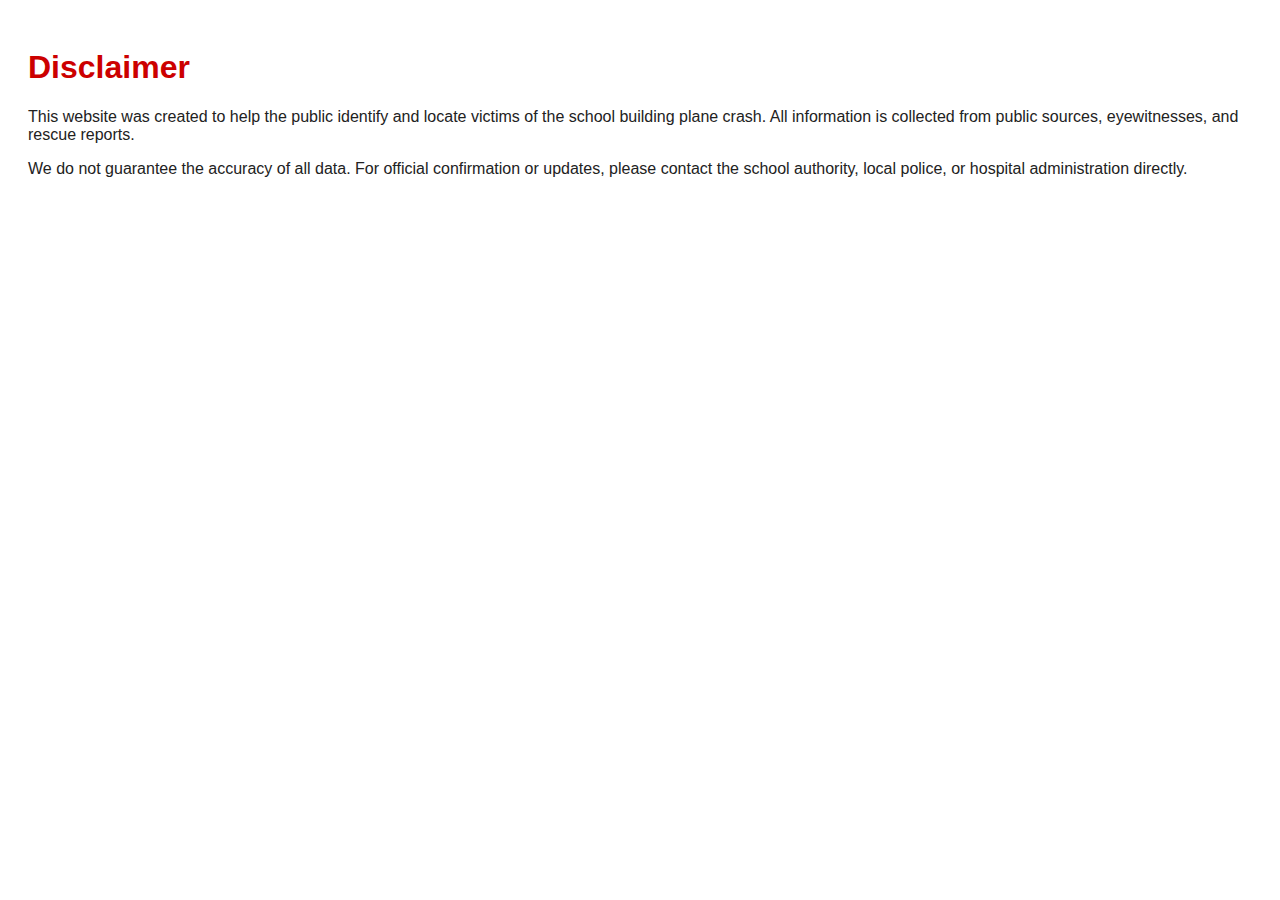
<file: disclaimer.html>
<!DOCTYPE html>
<html>
<head>
  <meta charset="UTF-8">
  <title>Disclaimer</title>
  <style>
    body { font-family: Arial; padding: 20px; background: #fff; color: #222; }
    h1 { color: #c00; }
  </style>
</head>
<body>
  <h1>Disclaimer</h1>
  <p>This website was created to help the public identify and locate victims of the school building plane crash. All information is collected from public sources, eyewitnesses, and rescue reports.</p>
  <p>We do not guarantee the accuracy of all data. For official confirmation or updates, please contact the school authority, local police, or hospital administration directly.</p>
</body>
</html>
</file>
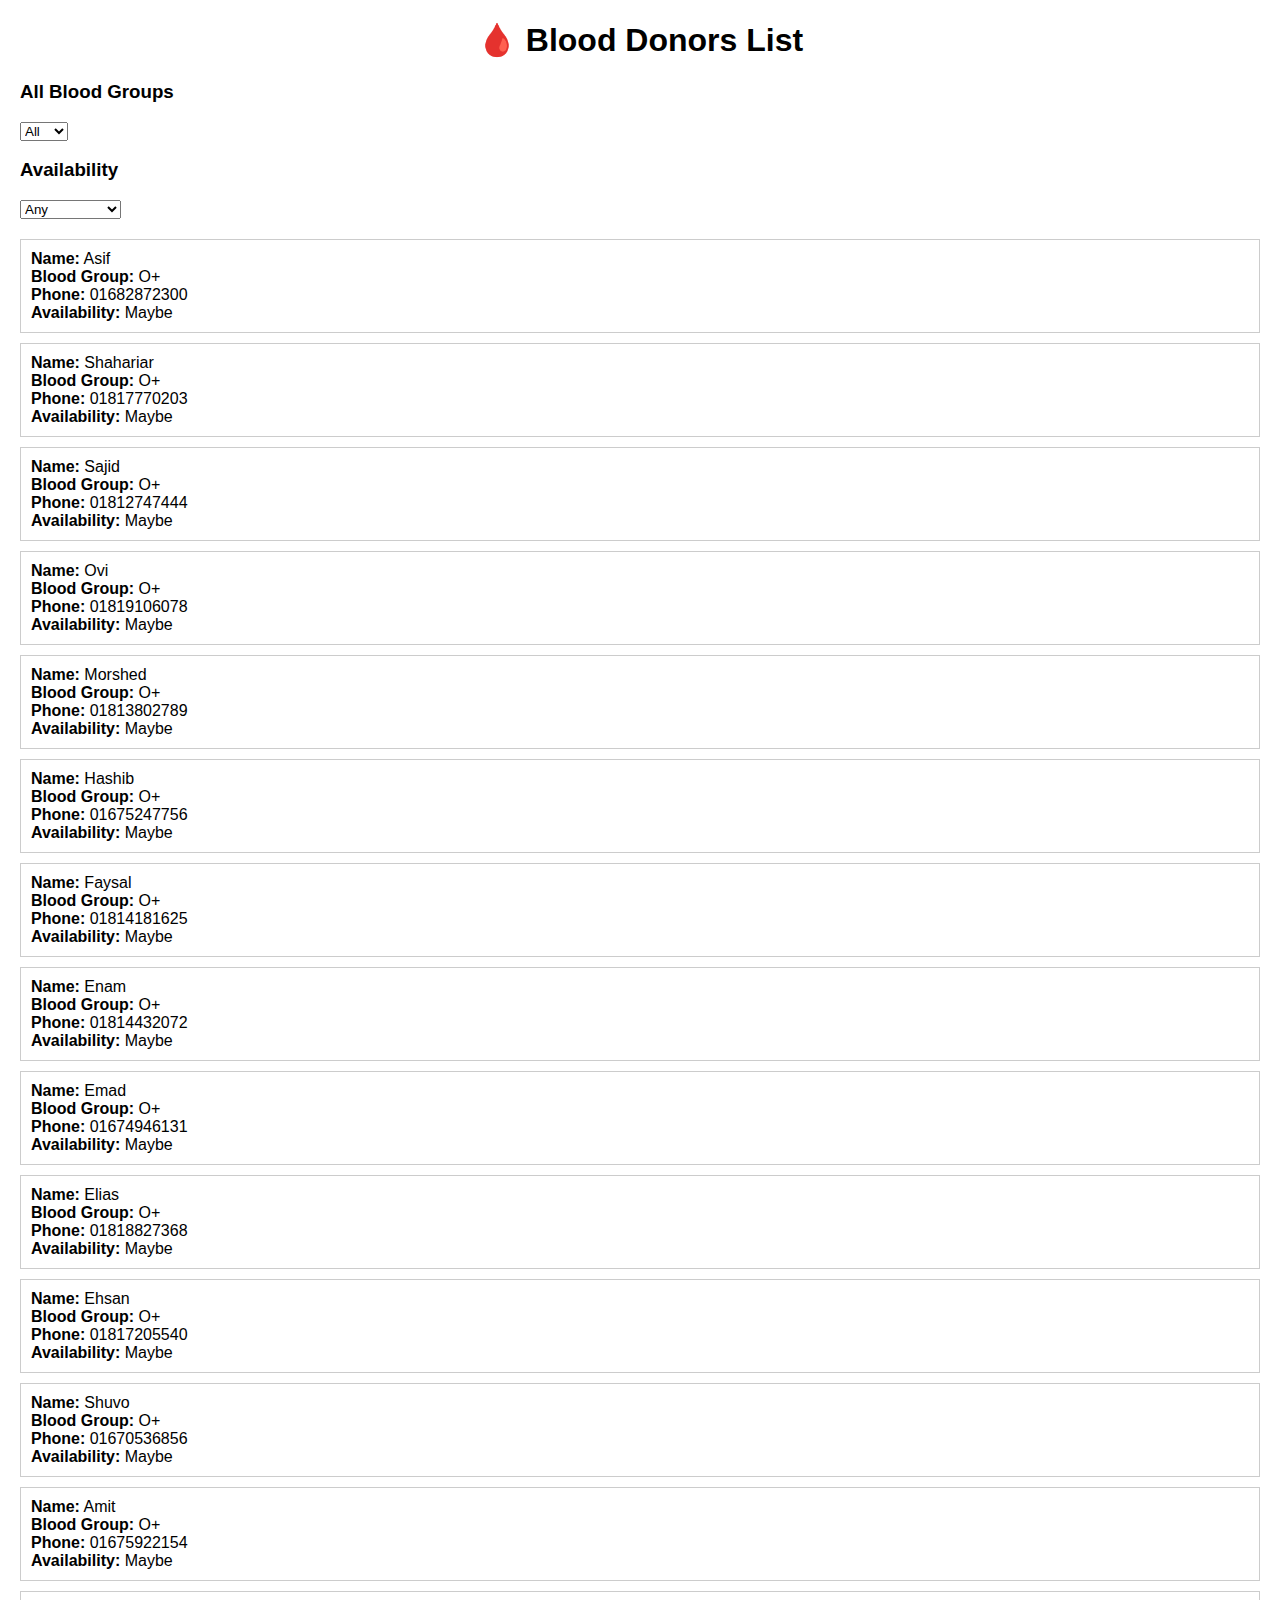
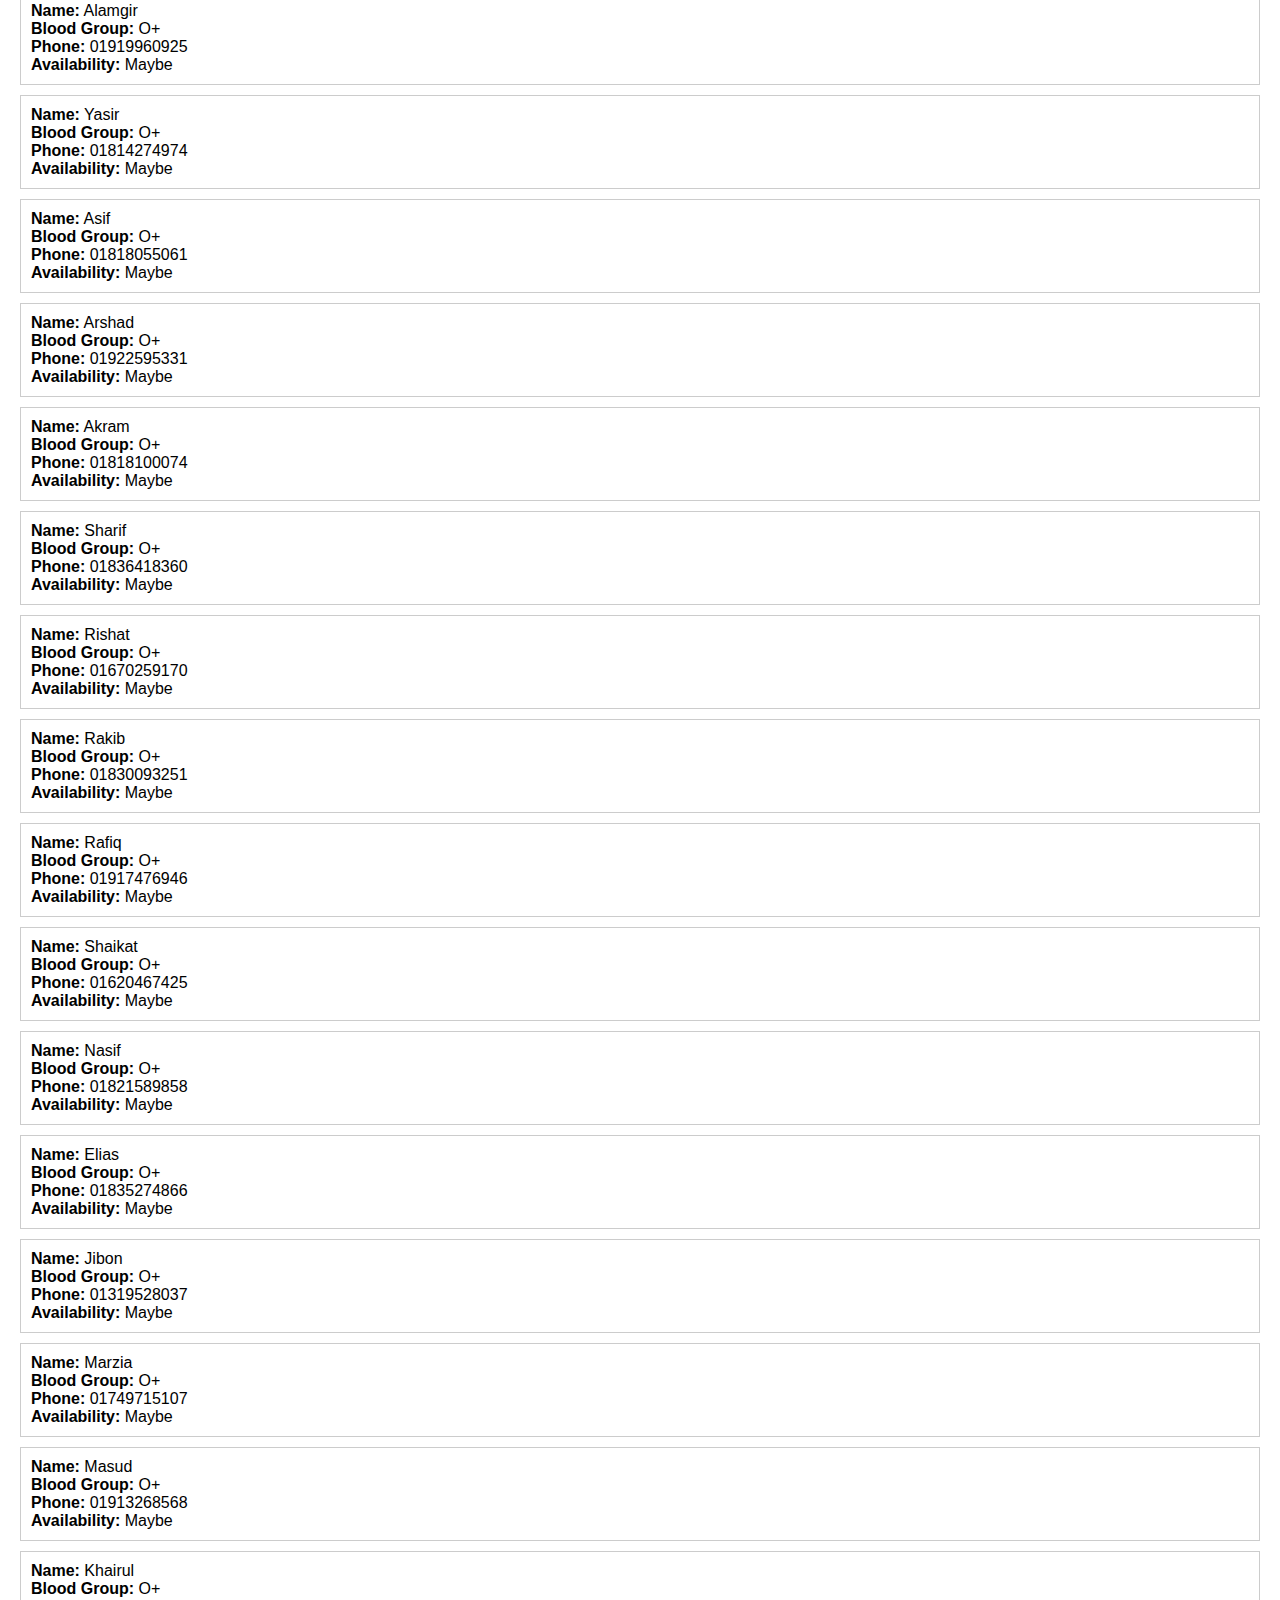
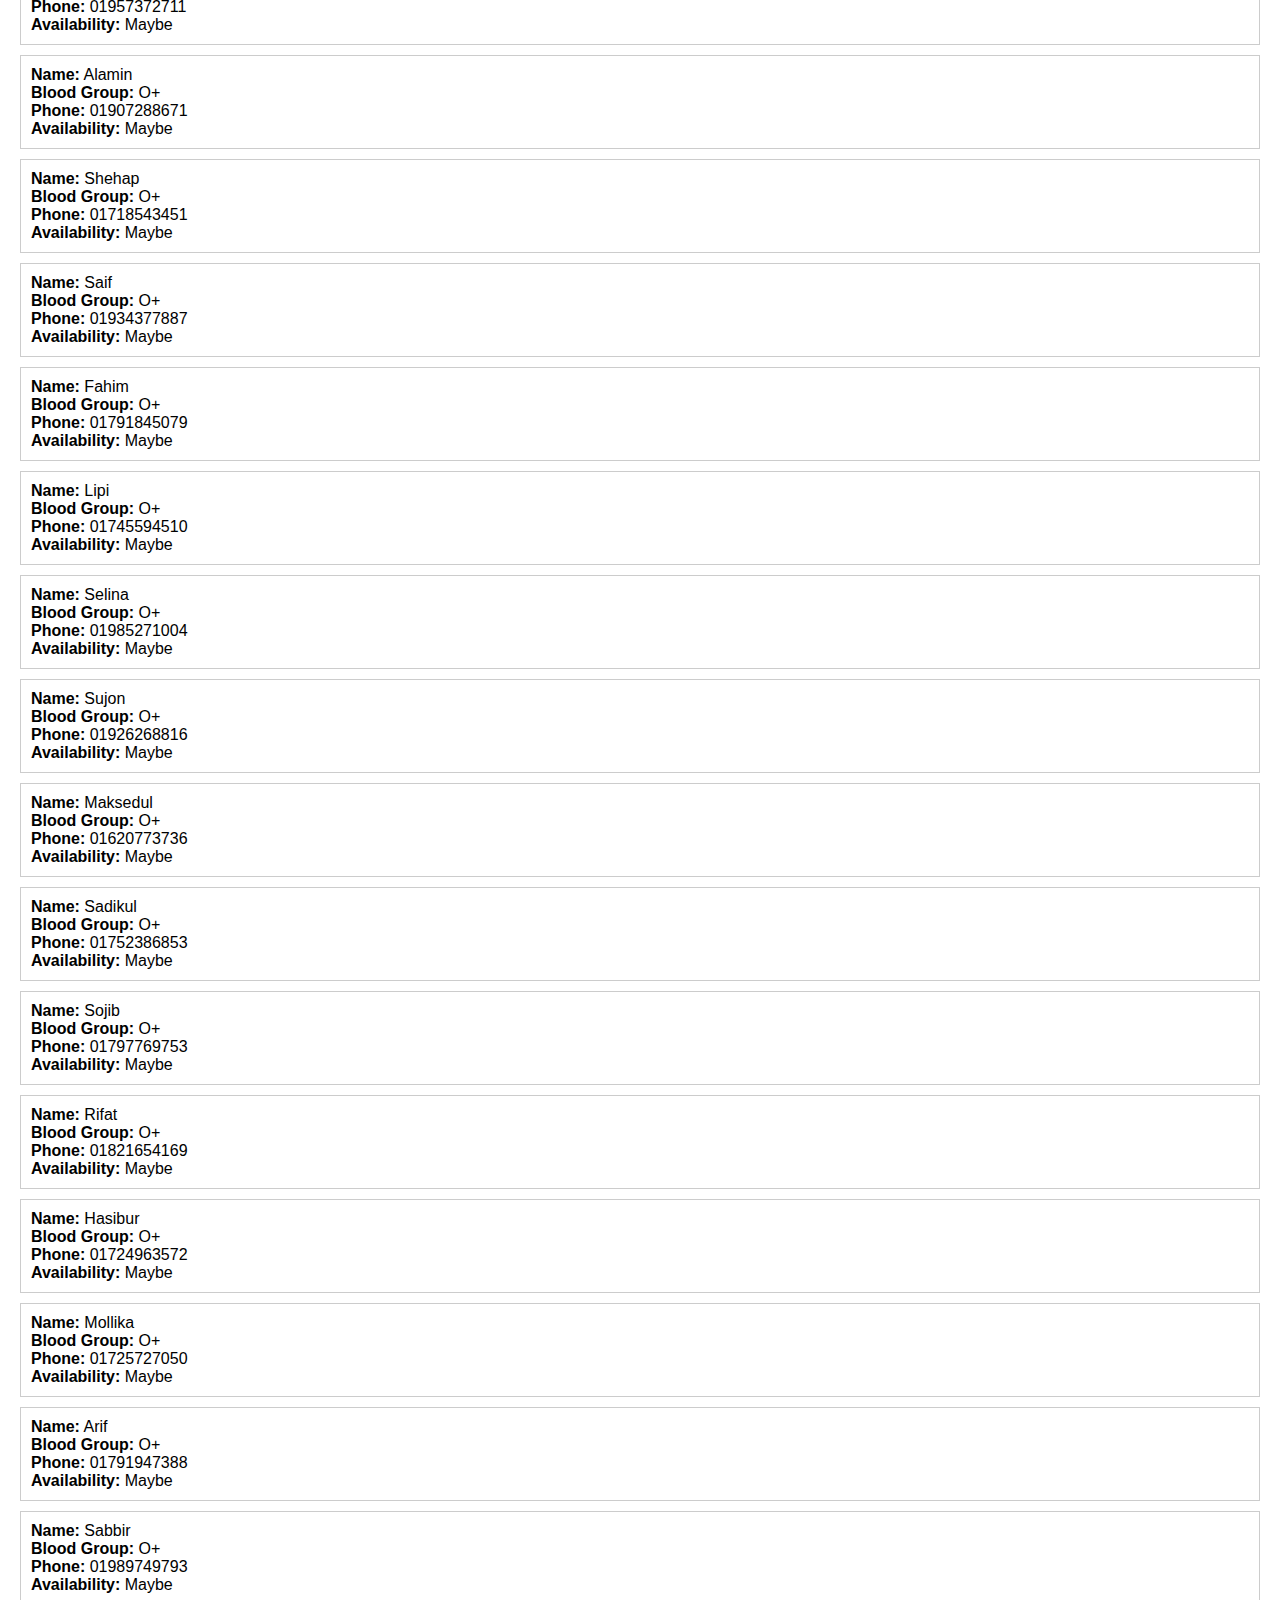
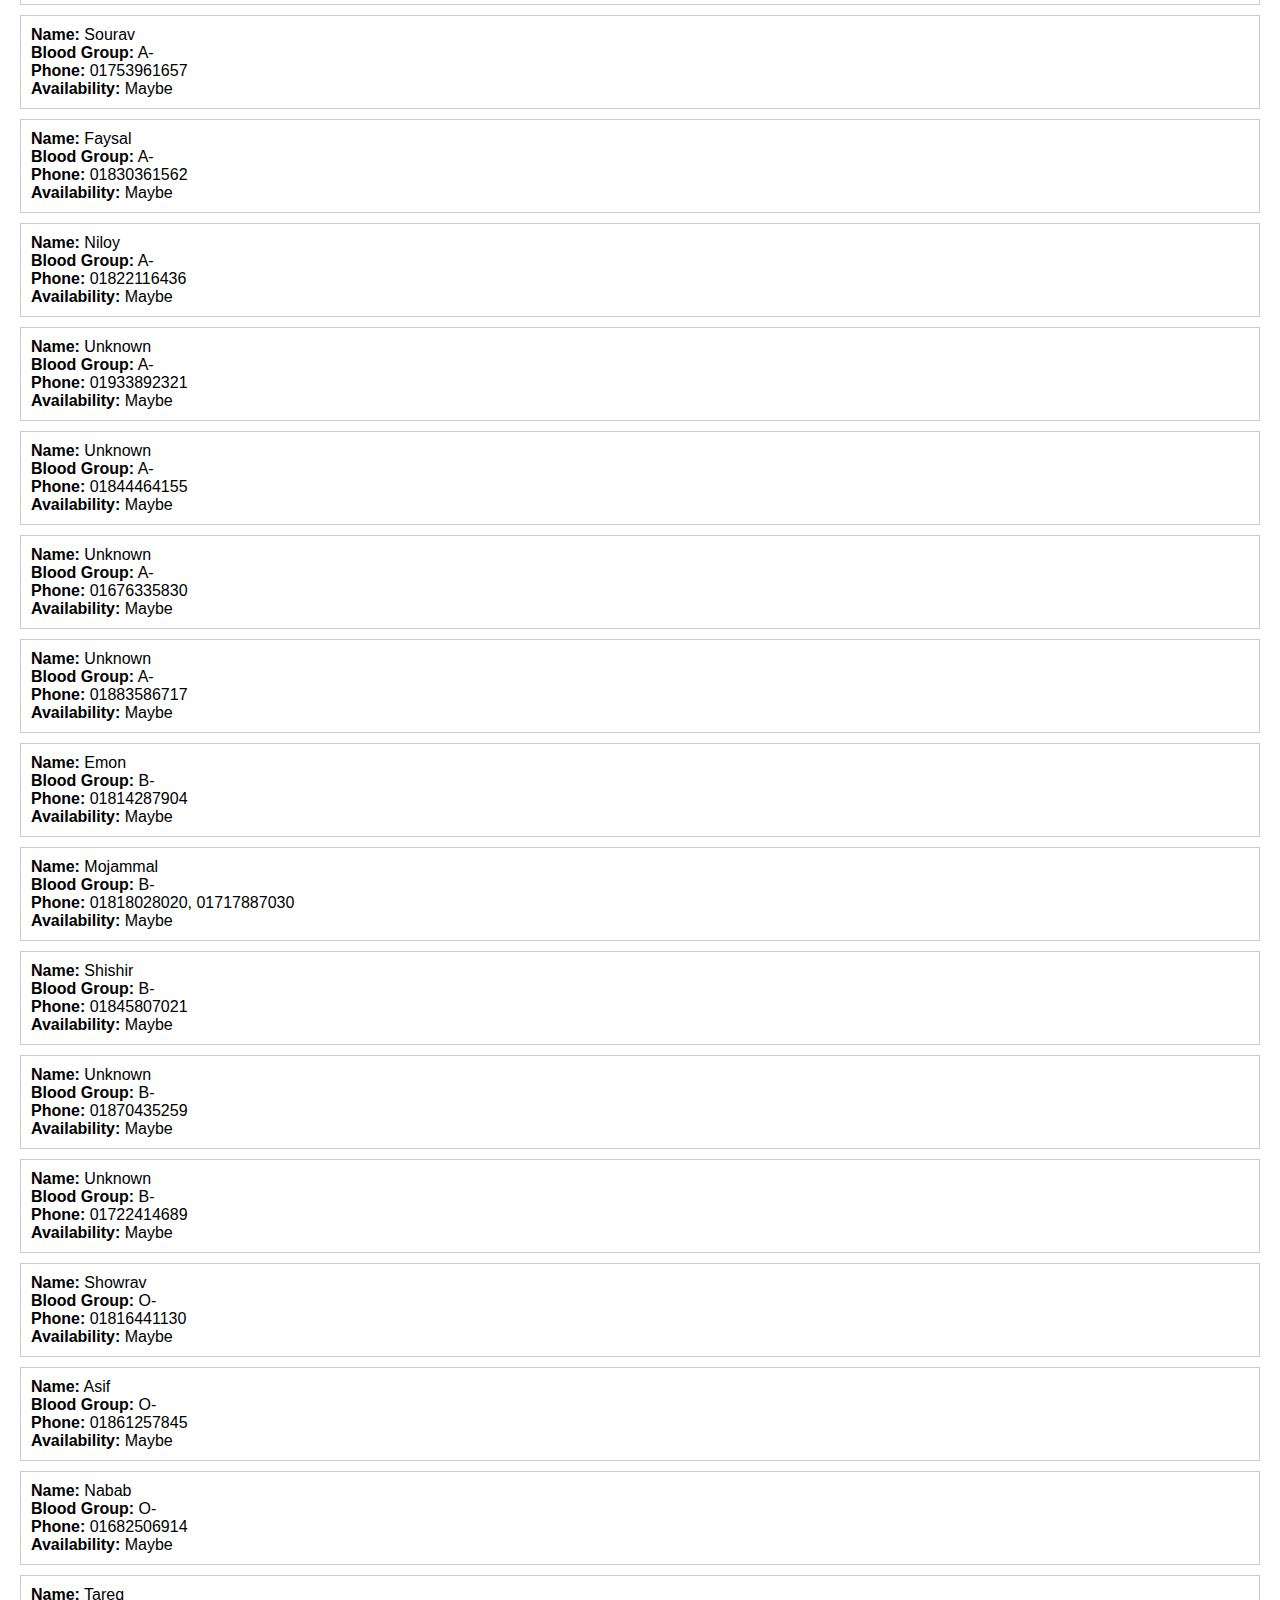
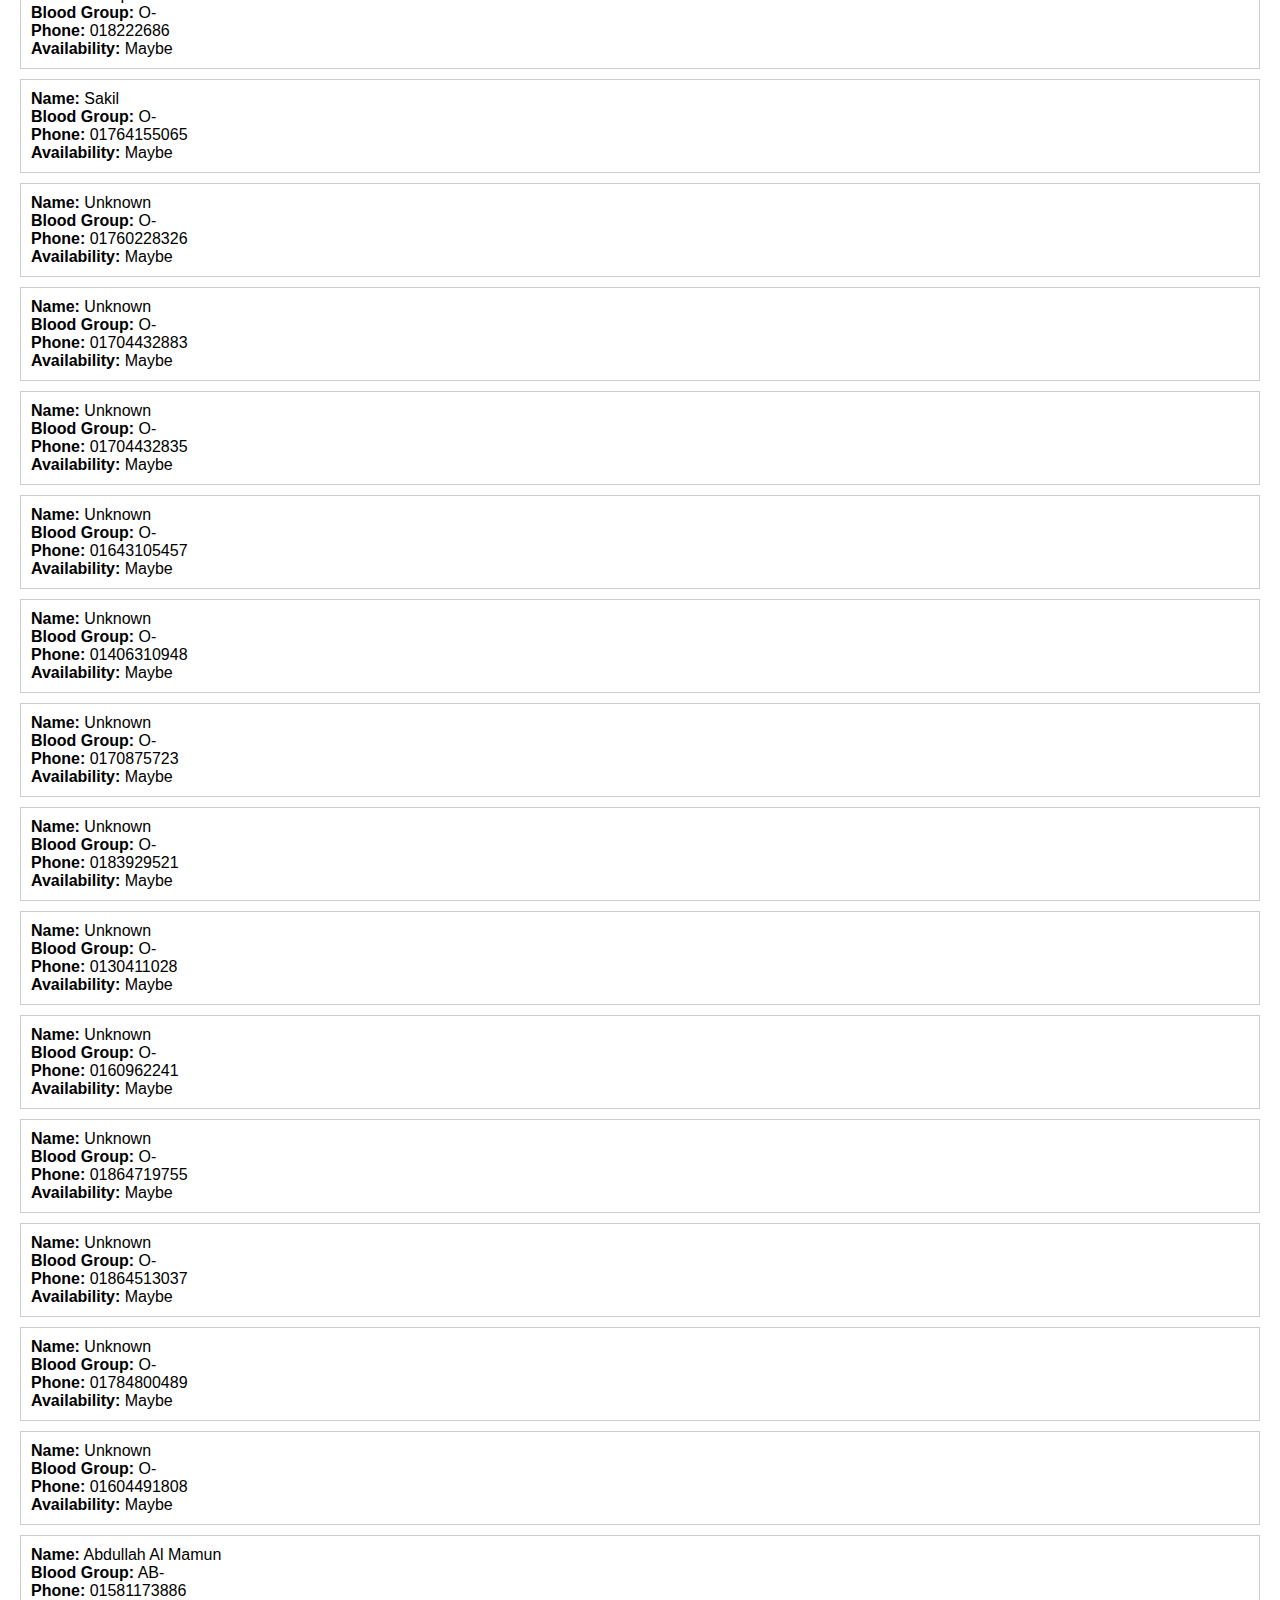
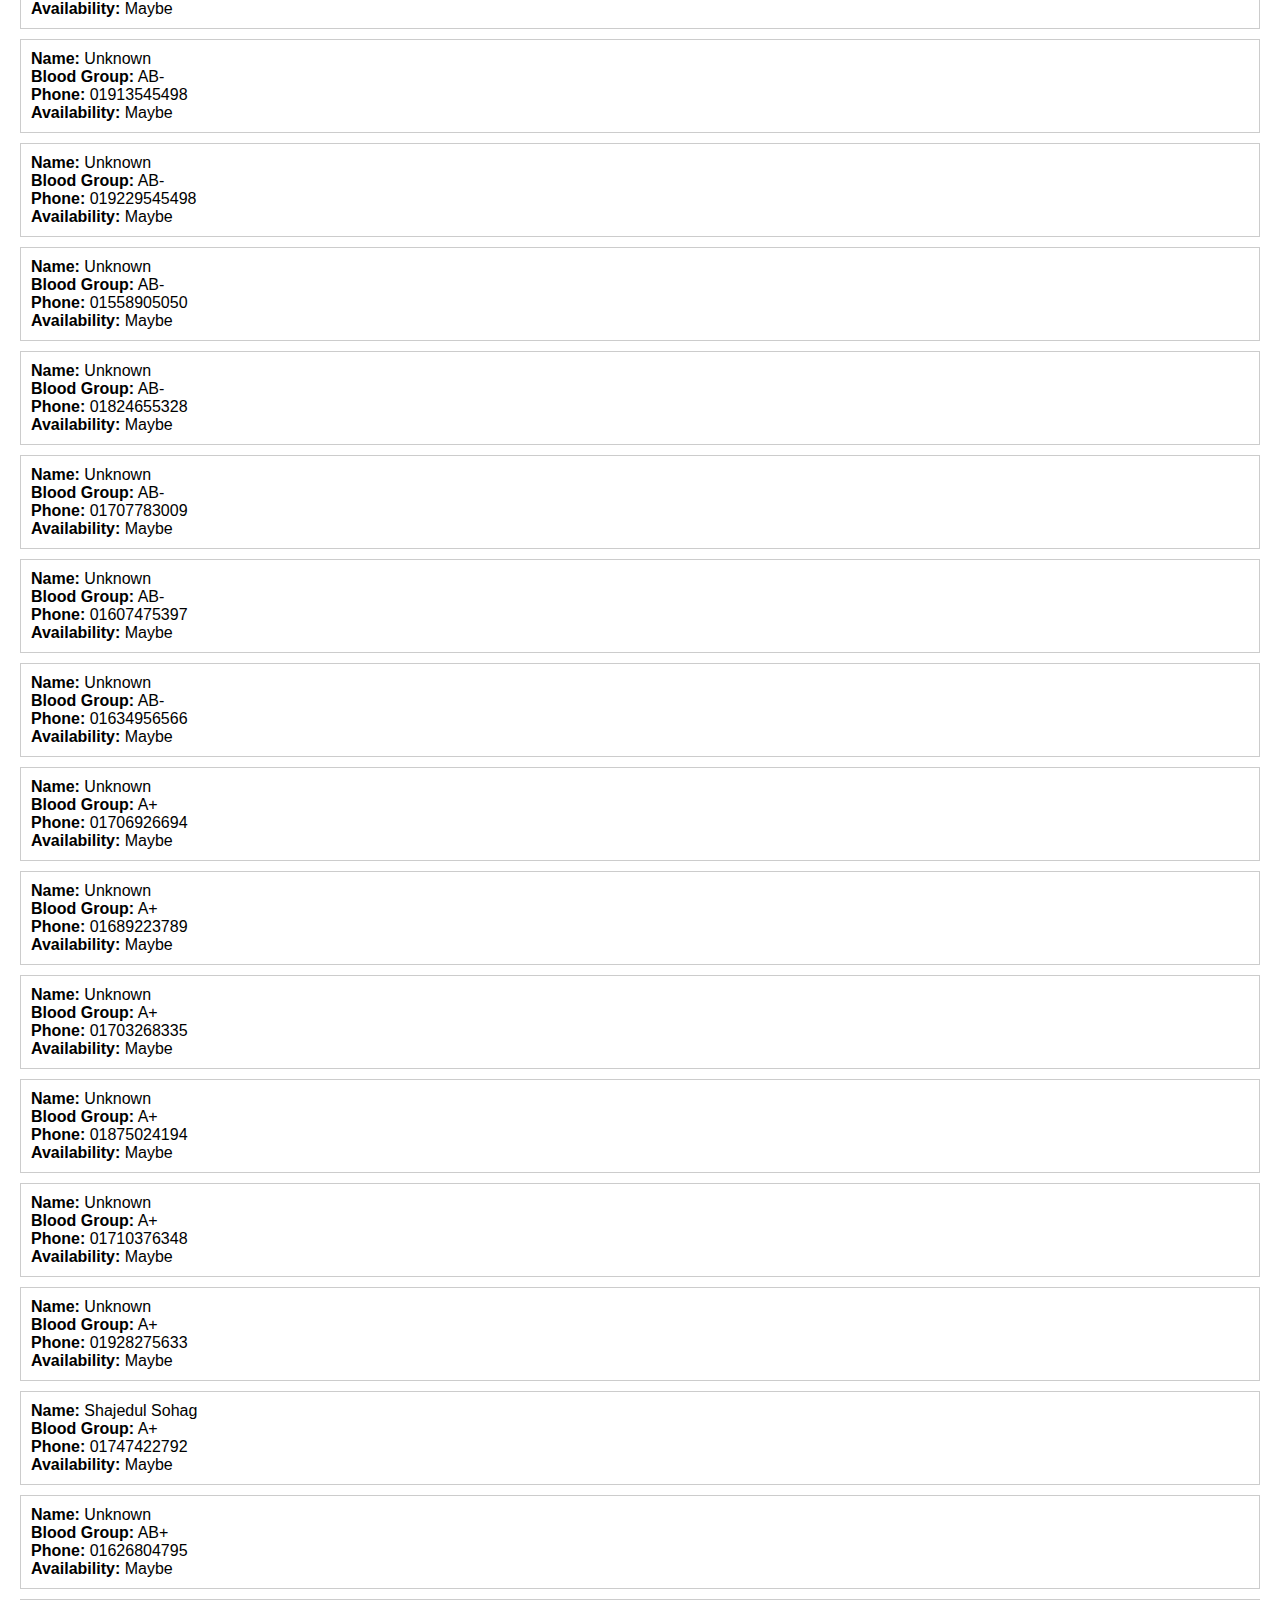
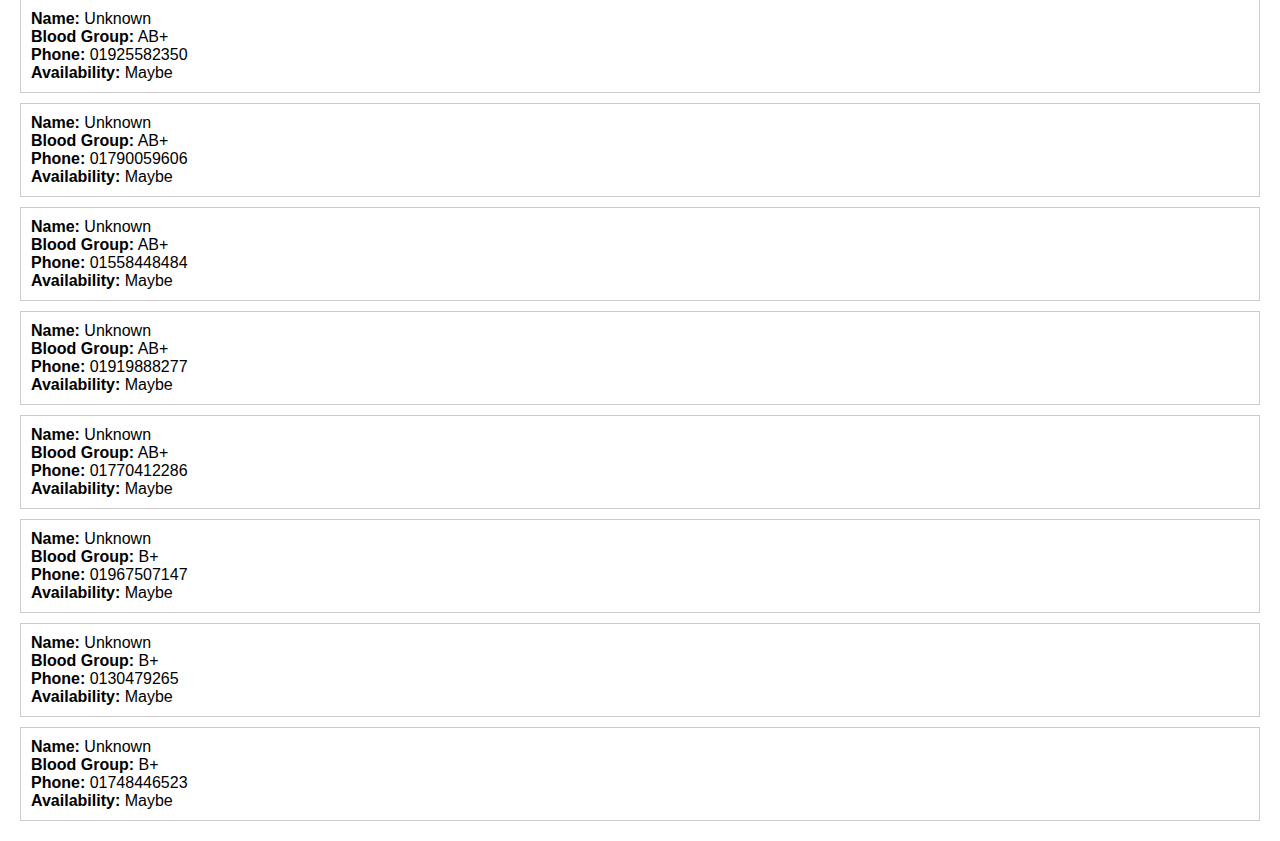
<file: donors.html>
<!DOCTYPE html>
<html lang="en">
<head>
    <meta charset="UTF-8">
    <meta name="viewport" content="width=device-width, initial-scale=1.0">
    <title>Blood Donors List</title>
    <style>
        body { font-family: Arial, sans-serif; margin: 20px; }
        h1 { text-align: center; }
        .filters { margin-bottom: 20px; }
        .donor-list { margin-top: 20px; }
        .donor { border: 1px solid #ccc; padding: 10px; margin-bottom: 10px; }
    </style>
</head>
<body>
    <h1>🩸 Blood Donors List</h1>

    <div class="filters">
        <h3>All Blood Groups</h3>
        <select id="bloodGroupFilter">
            <option value="all">All</option>
            <option value="A+">A+</option>
            <option value="A-">A-</option>
            <option value="B+">B+</option>
            <option value="B-">B-</option>
            <option value="O+">O+</option>
            <option value="O-">O-</option>
            <option value="AB+">AB+</option>
            <option value="AB-">AB-</option>
        </select>

        <h3>Availability</h3>
        <select id="availabilityFilter">
            <option value="all">Any</option>
            <option value="Available">Available</option>
            <option value="Maybe">Maybe</option>
            <option value="Not Available">Not Available</option>
        </select>
    </div>

    <div id="donorList" class="donor-list"></div>

    <script>
        // Fetch and display donors
        async function fetchDonors() {
            try {
                const response = await fetch('blood-donors.json');
                if (!response.ok) {
                    throw new Error(`HTTP error! Status: ${response.status}`);
                }
                const data = await response.json();
                return data.donors;
            } catch (error) {
                console.error('Error fetching donors:', error);
                document.getElementById('donorList').innerHTML = '<p>Error loading donors. Please try again later.</p>';
                return [];
            }
        }

        // Display donors based on filters
        function displayDonors(donors, bloodGroupFilter, availabilityFilter) {
            const donorList = document.getElementById('donorList');
            donorList.innerHTML = ''; // Clear previous content

            donors.forEach(group => {
                if (bloodGroupFilter === 'all' || group.bloodGroup === bloodGroupFilter) {
                    group.donors.forEach(donor => {
                        if (availabilityFilter === 'all' || donor.availability === availabilityFilter) {
                            const donorDiv = document.createElement('div');
                            donorDiv.className = 'donor';
                            donorDiv.innerHTML = `
                                <strong>Name:</strong> ${donor.name}<br>
                                <strong>Blood Group:</strong> ${group.bloodGroup}<br>
                                <strong>Phone:</strong> ${Array.isArray(donor.phone) ? donor.phone.join(', ') : donor.phone}<br>
                                <strong>Availability:</strong> ${donor.availability}
                            `;
                            donorList.appendChild(donorDiv);
                        }
                    });
                }
            });

            if (donorList.innerHTML === '') {
                donorList.innerHTML = '<p>No donors match the selected criteria.</p>';
            }
        }

        // Initialize page
        async function init() {
            const donors = await fetchDonors();
            const bloodGroupFilter = document.getElementById('bloodGroupFilter');
            const availabilityFilter = document.getElementById('availabilityFilter');

            // Initial display
            displayDonors(donors, 'all', 'all');

            // Add event listeners for filters
            bloodGroupFilter.addEventListener('change', () => {
                displayDonors(donors, bloodGroupFilter.value, availabilityFilter.value);
            });
            availabilityFilter.addEventListener('change', () => {
                displayDonors(donors, bloodGroupFilter.value, availabilityFilter.value);
            });
        }

        // Run initialization
        init();
    </script>
</body>
</html>
</file>
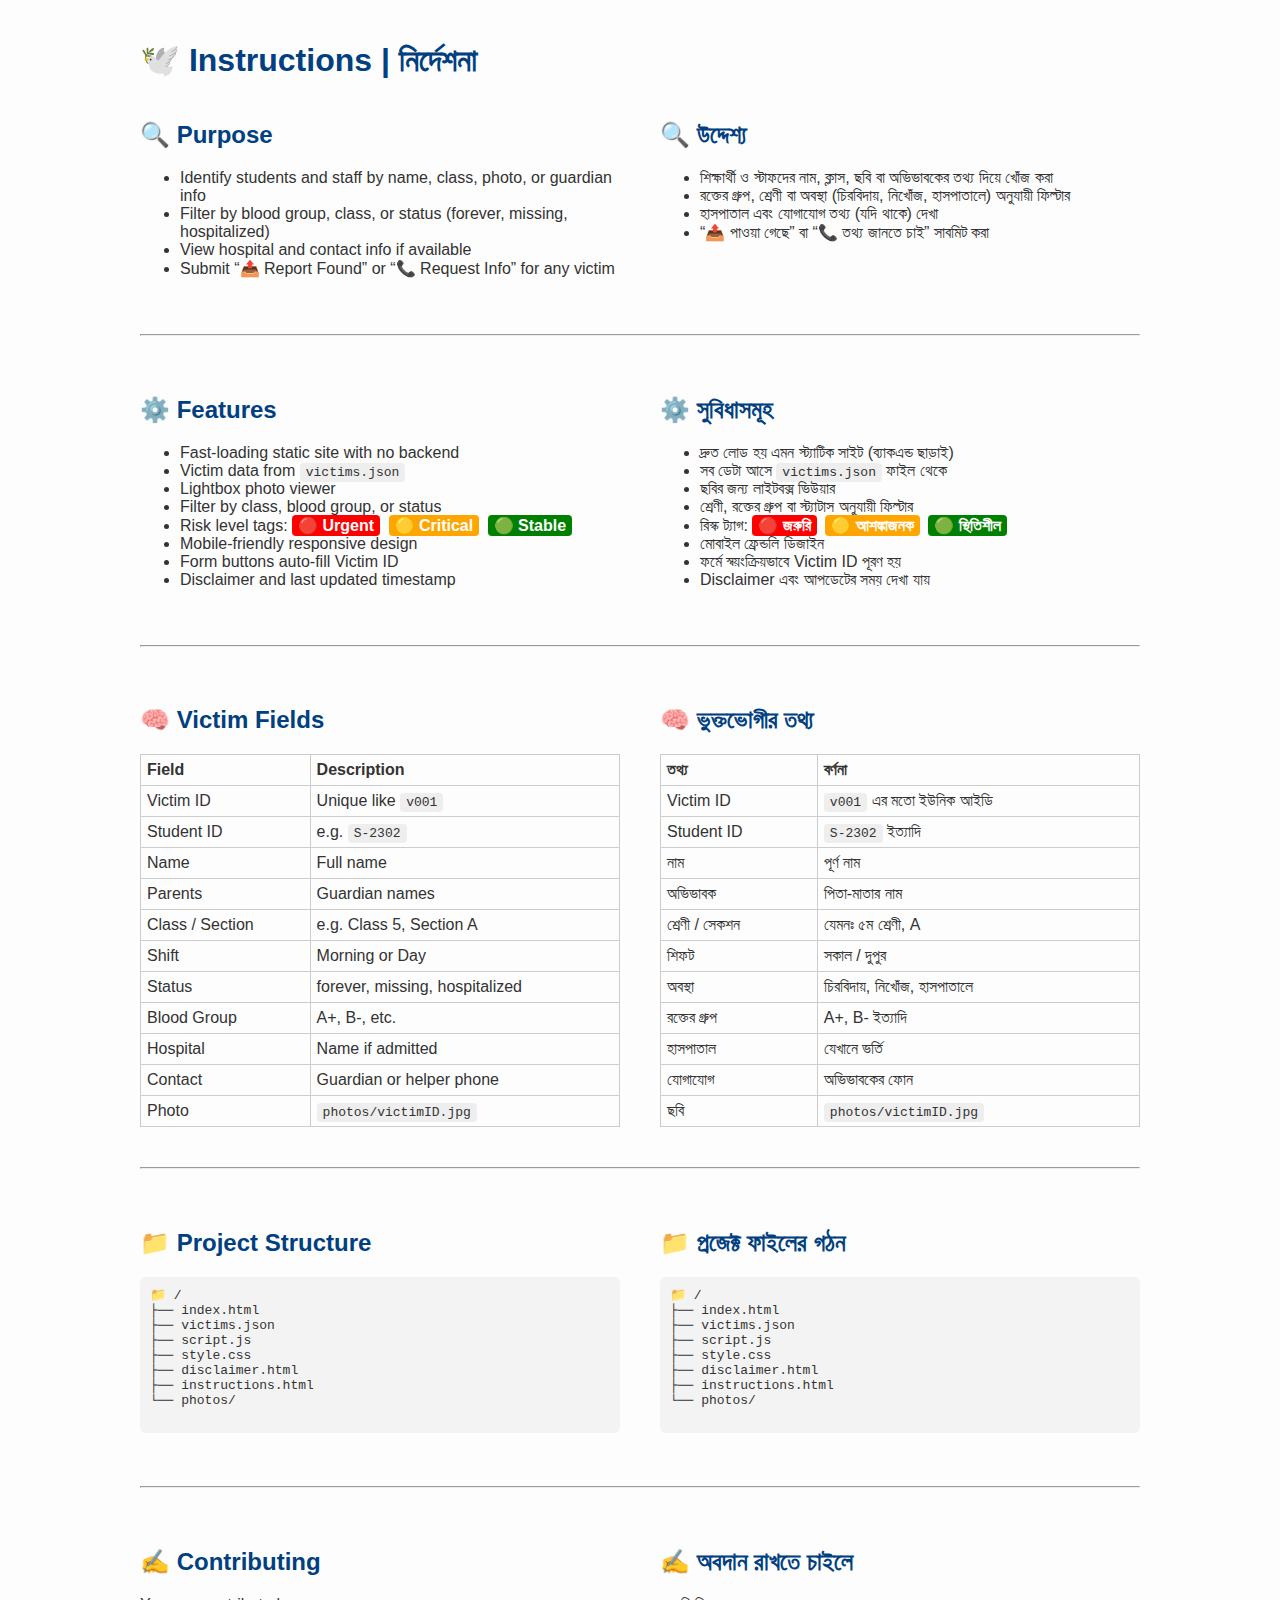
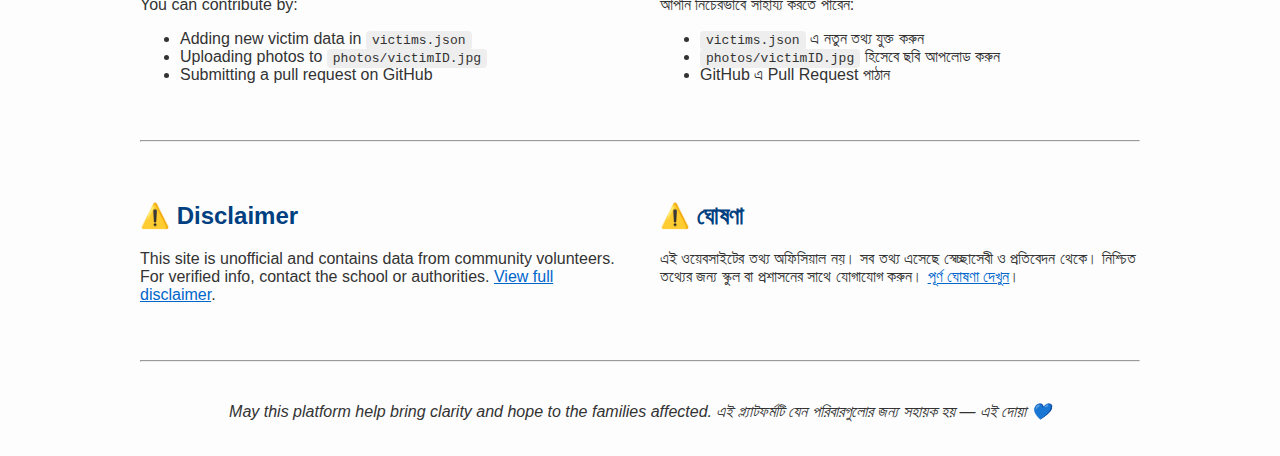
<file: instructions.html>
<!DOCTYPE html>
<html lang="bn">
<head>
  <meta charset="UTF-8">
  <title>Instructions | নির্দেশনা - MSC Tragedy</title>
  <meta name="viewport" content="width=device-width, initial-scale=1.0" />
  <style>
    body {
      font-family: Arial, sans-serif;
      max-width: 1000px;
      margin: auto;
      padding: 20px;
      background: #fdfdfd;
      color: #333;
    }
    h1, h2 {
      color: #004080;
    }
    code {
      background: #eee;
      padding: 2px 6px;
      border-radius: 4px;
    }
    .tag {
      font-weight: bold;
      padding: 2px 6px;
      border-radius: 4px;
      color: white;
      margin-right: 4px;
    }
    .urgent { background: red; }
    .critical { background: orange; }
    .stable { background: green; }
    pre {
      background: #f3f3f3;
      padding: 10px;
      overflow-x: auto;
      border-radius: 6px;
    }
    table {
      width: 100%;
      border-collapse: collapse;
      margin-top: 15px;
    }
    th, td {
      padding: 6px;
      border: 1px solid #ccc;
      text-align: left;
    }
    a {
      color: #0066cc;
    }
    .col {
      display: flex;
      flex-wrap: wrap;
      gap: 40px;
    }
    .en, .bn {
      flex: 1 1 400px;
    }
    hr {
      margin: 40px 0;
    }
  </style>
</head>
<body>

  <h1>🕊️ Instructions | নির্দেশনা</h1>

  <div class="col">
    <div class="en">
      <h2>🔍 Purpose</h2>
      <ul>
        <li>Identify students and staff by name, class, photo, or guardian info</li>
        <li>Filter by blood group, class, or status (forever, missing, hospitalized)</li>
        <li>View hospital and contact info if available</li>
        <li>Submit “📤 Report Found” or “📞 Request Info” for any victim</li>
      </ul>
    </div>
    <div class="bn">
      <h2>🔍 উদ্দেশ্য</h2>
      <ul>
        <li>শিক্ষার্থী ও স্টাফদের নাম, ক্লাস, ছবি বা অভিভাবকের তথ্য দিয়ে খোঁজ করা</li>
        <li>রক্তের গ্রুপ, শ্রেণী বা অবস্থা (চিরবিদায়, নিখোঁজ, হাসপাতালে) অনুযায়ী ফিল্টার</li>
        <li>হাসপাতাল এবং যোগাযোগ তথ্য (যদি থাকে) দেখা</li>
        <li>“📤 পাওয়া গেছে” বা “📞 তথ্য জানতে চাই” সাবমিট করা</li>
      </ul>
    </div>
  </div>

  <hr />

  <div class="col">
    <div class="en">
      <h2>⚙️ Features</h2>
      <ul>
        <li>Fast-loading static site with no backend</li>
        <li>Victim data from <code>victims.json</code></li>
        <li>Lightbox photo viewer</li>
        <li>Filter by class, blood group, or status</li>
        <li>Risk level tags:
          <span class="tag urgent">🔴 Urgent</span>
          <span class="tag critical">🟡 Critical</span>
          <span class="tag stable">🟢 Stable</span>
        </li>
        <li>Mobile-friendly responsive design</li>
        <li>Form buttons auto-fill Victim ID</li>
        <li>Disclaimer and last updated timestamp</li>
      </ul>
    </div>
    <div class="bn">
      <h2>⚙️ সুবিধাসমূহ</h2>
      <ul>
        <li>দ্রুত লোড হয় এমন স্ট্যাটিক সাইট (ব্যাকএন্ড ছাড়াই)</li>
        <li>সব ডেটা আসে <code>victims.json</code> ফাইল থেকে</li>
        <li>ছবির জন্য লাইটবক্স ভিউয়ার</li>
        <li>শ্রেণী, রক্তের গ্রুপ বা স্ট্যাটাস অনুযায়ী ফিল্টার</li>
        <li>রিস্ক ট্যাগ:
          <span class="tag urgent">🔴 জরুরি</span>
          <span class="tag critical">🟡 আশঙ্কাজনক</span>
          <span class="tag stable">🟢 স্থিতিশীল</span>
        </li>
        <li>মোবাইল ফ্রেন্ডলি ডিজাইন</li>
        <li>ফর্মে স্বয়ংক্রিয়ভাবে Victim ID পূরণ হয়</li>
        <li>Disclaimer এবং আপডেটের সময় দেখা যায়</li>
      </ul>
    </div>
  </div>

  <hr />

  <div class="col">
    <div class="en">
      <h2>🧠 Victim Fields</h2>
      <table>
        <tr><th>Field</th><th>Description</th></tr>
        <tr><td>Victim ID</td><td>Unique like <code>v001</code></td></tr>
        <tr><td>Student ID</td><td>e.g. <code>S-2302</code></td></tr>
        <tr><td>Name</td><td>Full name</td></tr>
        <tr><td>Parents</td><td>Guardian names</td></tr>
        <tr><td>Class / Section</td><td>e.g. Class 5, Section A</td></tr>
        <tr><td>Shift</td><td>Morning or Day</td></tr>
        <tr><td>Status</td><td>forever, missing, hospitalized</td></tr>
        <tr><td>Blood Group</td><td>A+, B-, etc.</td></tr>
        <tr><td>Hospital</td><td>Name if admitted</td></tr>
        <tr><td>Contact</td><td>Guardian or helper phone</td></tr>
        <tr><td>Photo</td><td><code>photos/victimID.jpg</code></td></tr>
      </table>
    </div>
    <div class="bn">
      <h2>🧠 ভুক্তভোগীর তথ্য</h2>
      <table>
        <tr><th>তথ্য</th><th>বর্ণনা</th></tr>
        <tr><td>Victim ID</td><td><code>v001</code> এর মতো ইউনিক আইডি</td></tr>
        <tr><td>Student ID</td><td><code>S-2302</code> ইত্যাদি</td></tr>
        <tr><td>নাম</td><td>পূর্ণ নাম</td></tr>
        <tr><td>অভিভাবক</td><td>পিতা-মাতার নাম</td></tr>
        <tr><td>শ্রেণী / সেকশন</td><td>যেমনঃ ৫ম শ্রেণী, A</td></tr>
        <tr><td>শিফট</td><td>সকাল / দুপুর</td></tr>
        <tr><td>অবস্থা</td><td>চিরবিদায়, নিখোঁজ, হাসপাতালে</td></tr>
        <tr><td>রক্তের গ্রুপ</td><td>A+, B- ইত্যাদি</td></tr>
        <tr><td>হাসপাতাল</td><td>যেখানে ভর্তি</td></tr>
        <tr><td>যোগাযোগ</td><td>অভিভাবকের ফোন</td></tr>
        <tr><td>ছবি</td><td><code>photos/victimID.jpg</code></td></tr>
      </table>
    </div>
  </div>

  <hr />

  <div class="col">
    <div class="en">
      <h2>📁 Project Structure</h2>
      <pre>
📁 /
├── index.html
├── victims.json
├── script.js
├── style.css
├── disclaimer.html
├── instructions.html
└── photos/
      </pre>
    </div>
    <div class="bn">
      <h2>📁 প্রজেক্ট ফাইলের গঠন</h2>
      <pre>
📁 /
├── index.html
├── victims.json
├── script.js
├── style.css
├── disclaimer.html
├── instructions.html
└── photos/
      </pre>
    </div>
  </div>

  <hr />

  <div class="col">
    <div class="en">
      <h2>✍️ Contributing</h2>
      <p>You can contribute by:</p>
      <ul>
        <li>Adding new victim data in <code>victims.json</code></li>
        <li>Uploading photos to <code>photos/victimID.jpg</code></li>
        <li>Submitting a pull request on GitHub</li>
      </ul>
    </div>
    <div class="bn">
      <h2>✍️ অবদান রাখতে চাইলে</h2>
      <p>আপনি নিচেরভাবে সাহায্য করতে পারেন:</p>
      <ul>
        <li><code>victims.json</code> এ নতুন তথ্য যুক্ত করুন</li>
        <li><code>photos/victimID.jpg</code> হিসেবে ছবি আপলোড করুন</li>
        <li>GitHub এ Pull Request পাঠান</li>
      </ul>
    </div>
  </div>

  <hr />

  <div class="col">
    <div class="en">
      <h2>⚠️ Disclaimer</h2>
      <p>
        This site is unofficial and contains data from community volunteers.  
        For verified info, contact the school or authorities.
        <a href="disclaimer.html">View full disclaimer</a>.
      </p>
    </div>
    <div class="bn">
      <h2>⚠️ ঘোষণা</h2>
      <p>
        এই ওয়েবসাইটের তথ্য অফিসিয়াল নয়। সব তথ্য এসেছে স্বেচ্ছাসেবী ও প্রতিবেদন থেকে।  
        নিশ্চিত তথ্যের জন্য স্কুল বা প্রশাসনের সাথে যোগাযোগ করুন।  
        <a href="disclaimer.html">পূর্ণ ঘোষণা দেখুন</a>।
      </p>
    </div>
  </div>

  <hr />

  <p style="text-align:center; font-style: italic;">
    May this platform help bring clarity and hope to the families affected.  
    এই প্ল্যাটফর্মটি যেন পরিবারগুলোর জন্য সহায়ক হয় — এই দোয়া 💙
  </p>

</body>
</html>
</file>
